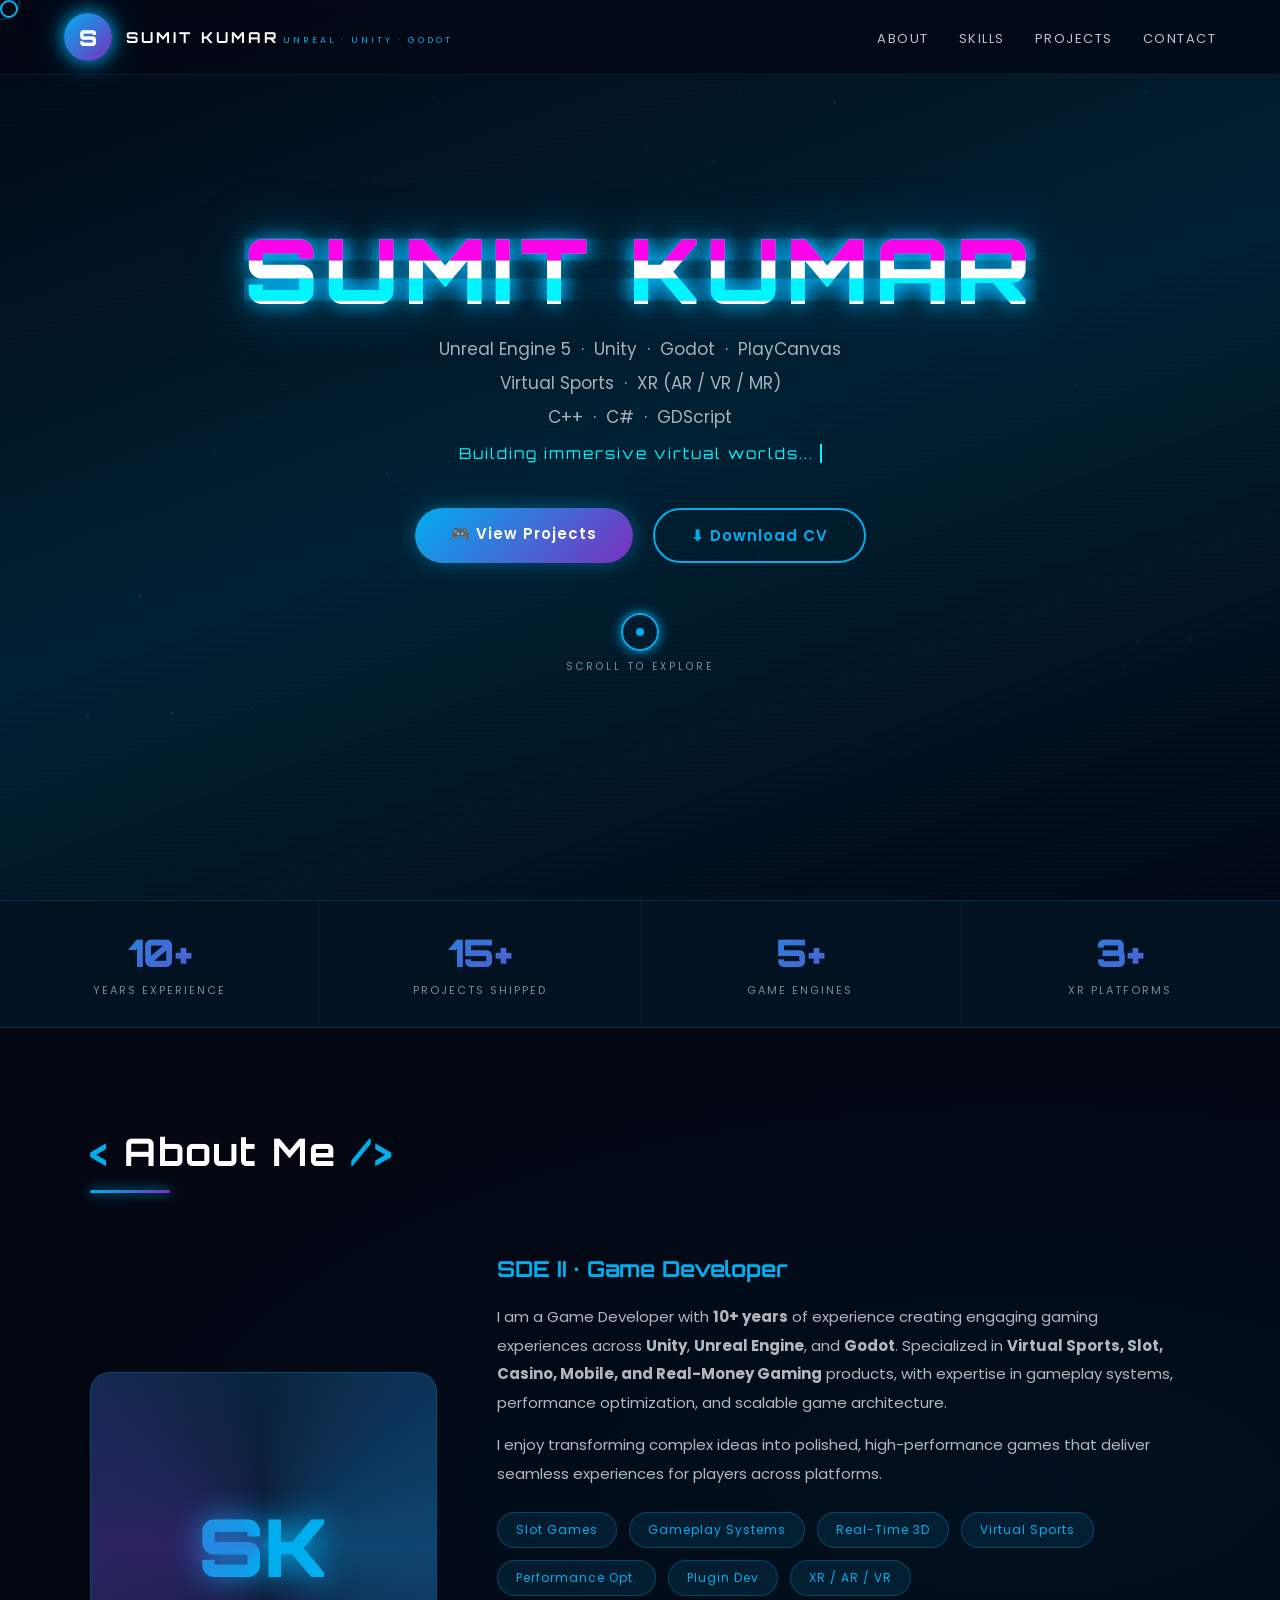
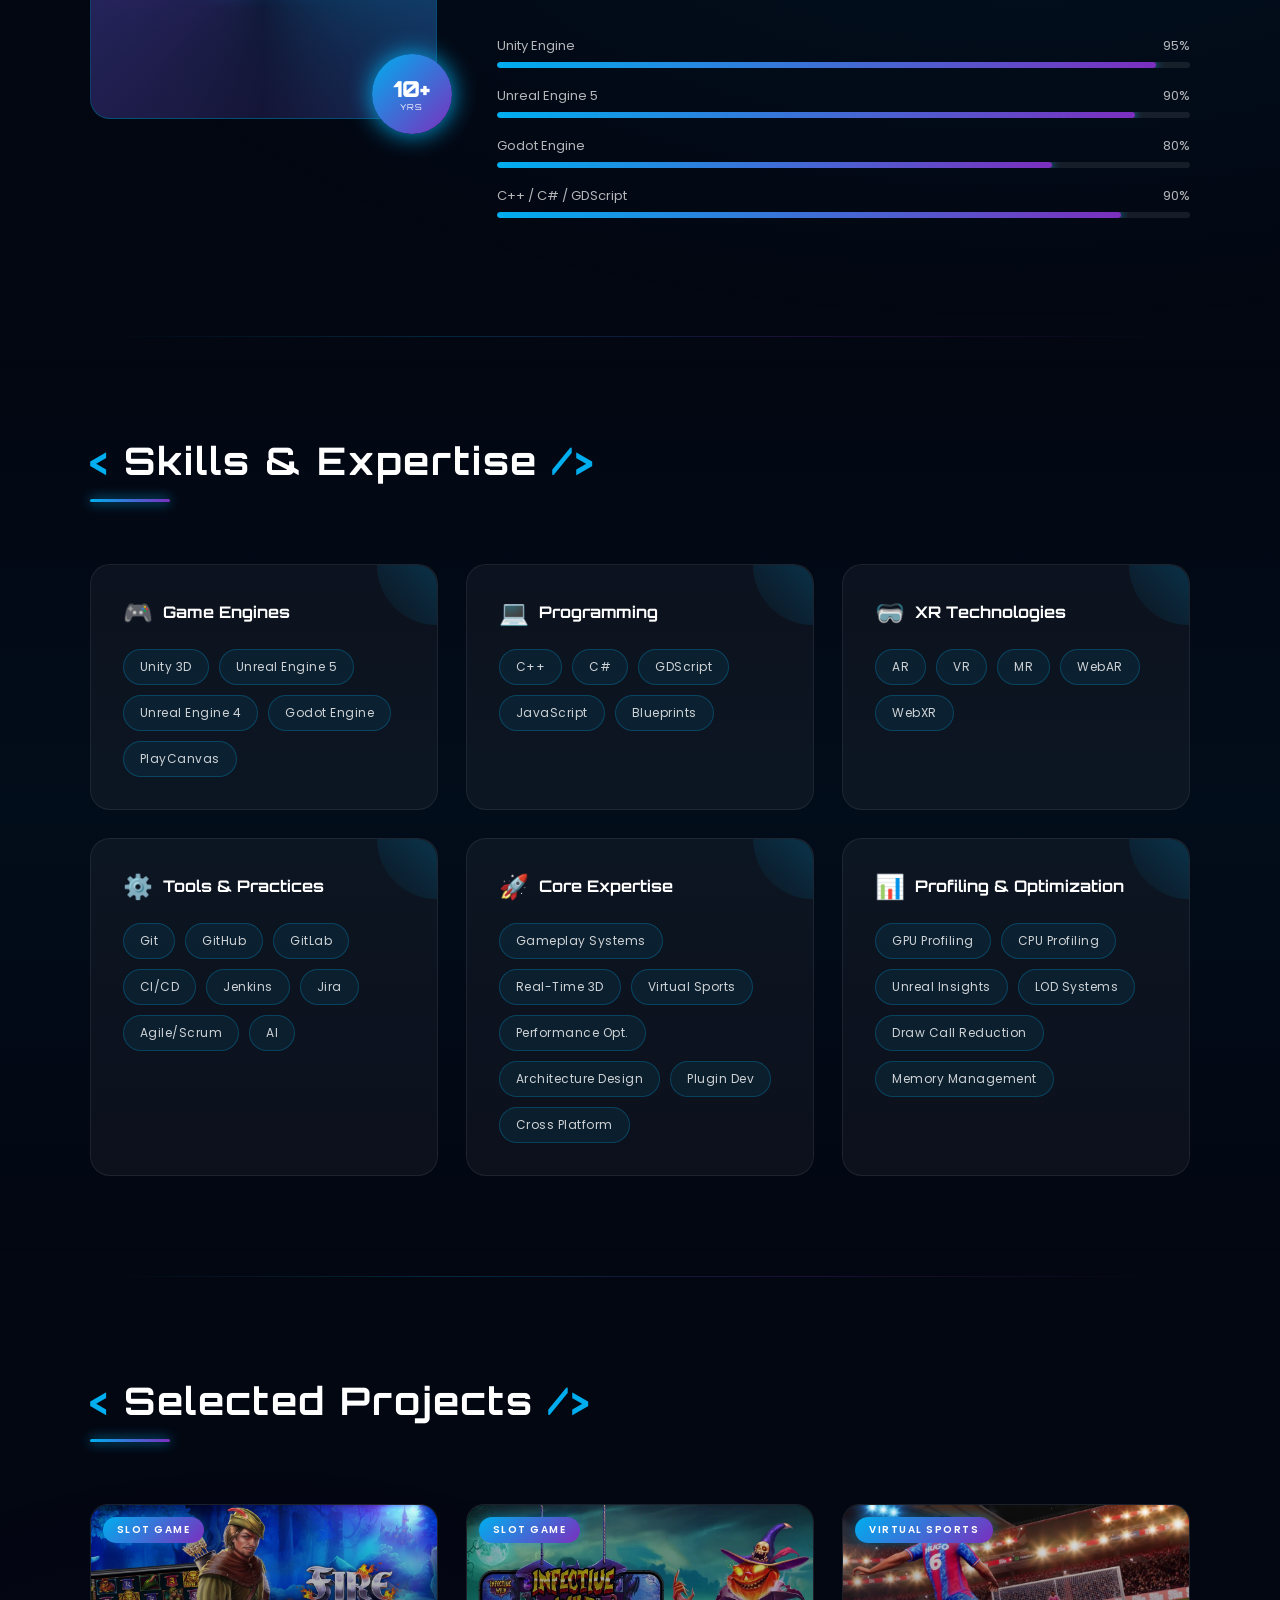
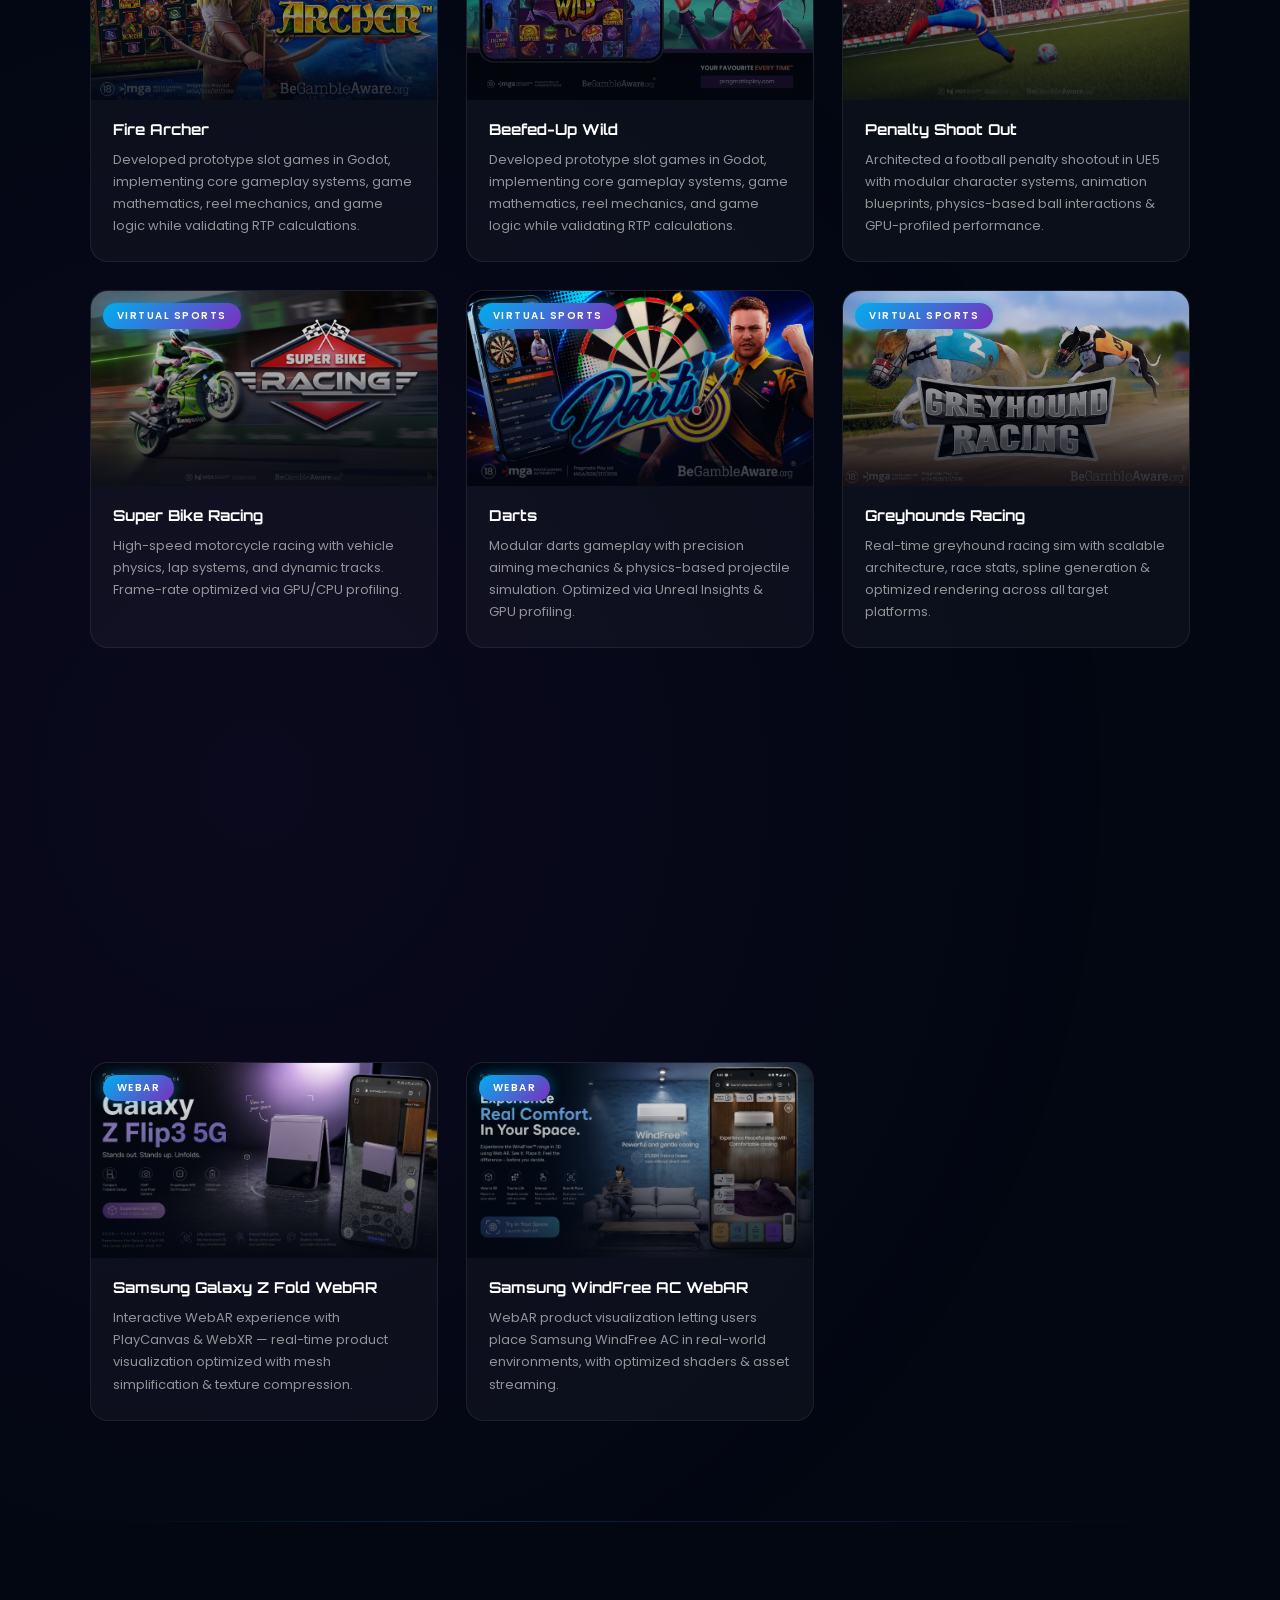
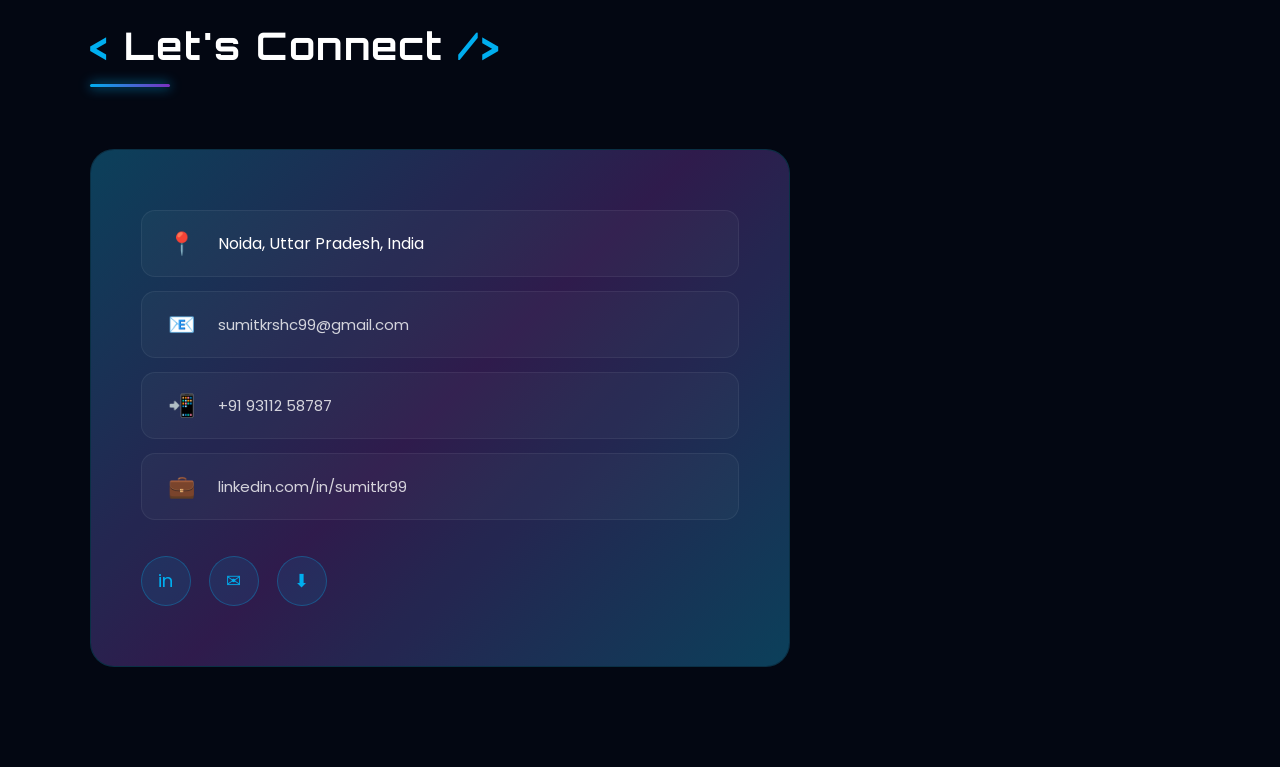
<file: index.html>
<!DOCTYPE html>
<html lang="en">

<head>
  <meta charset="UTF-8" />
  <meta name="viewport" content="width=device-width,initial-scale=1" />
  <title>Sumit Kumar | Senior Real-Time 3D Engineer</title>
  <link rel="preconnect" href="https://fonts.googleapis.com" />
  <link
    href="https://fonts.googleapis.com/css2?family=Orbitron:wght@400;700;900&family=Poppins:wght@300;400;500;700&display=swap"
    rel="stylesheet" />
  <link rel="stylesheet" href="style.css" />
</head>

<body>

  <!-- CUSTOM CURSOR -->
  <div class="cursor" id="cursor"></div>
  <div class="cursor-follower" id="cursorFollower"></div>

  <!-- PARTICLE CANVAS -->
  <canvas id="particles"></canvas>

  <!-- NAV -->
  <nav>
    <div class="logo">
      <div class="logo-circle">S</div>
      <div class="logo-text">
        <span class="name">SUMIT KUMAR</span>
        <span class="designation">UNREAL · UNITY · GODOT</span>
      </div>
    </div>
    <ul>
      <li><a href="#about">About</a></li>
      <li><a href="#skills">Skills</a></li>
      <li><a href="#projects">Projects</a></li>
      <li><a href="#contact">Contact</a></li>
    </ul>
  </nav>

  <!-- HERO -->
  <header class="hero">
    <video class="hero-video" autoplay muted loop playsinline>
      <source src="assets/videos/profile.mp4" type="video/mp4" />
    </video>
    <div class="hero-overlay"></div>
    <div class="hero-scanlines"></div>
    <div class="hero-content">
      <div class="glitch-wrap">
        <h1 data-text="SUMIT KUMAR">SUMIT KUMAR</h1>
      </div>
      <!-- <p class="hero-subtitle">Senior Real-Time 3D Engineer</p> -->
      <p class="hero-desc">
        Unreal Engine 5 &nbsp;·&nbsp; Unity &nbsp;·&nbsp; Godot &nbsp;·&nbsp; PlayCanvas<br />
        Virtual Sports &nbsp;·&nbsp; XR (AR / VR / MR)<br />
        C++ &nbsp;·&nbsp; C# &nbsp;·&nbsp; GDScript
      </p>
      <div class="typewriter"><span id="tw"></span><span class="cursor-blink">&nbsp;</span></div>
      <div class="hero-buttons">
        <a href="#projects" class="btn btn-primary">🎮 View Projects</a>
        <a href="cv/Sumit_Kumar_CV.pdf" class="btn btn-outline" download>⬇ Download CV</a>
      </div>
      <a href="#about" class="scroll-indicator">
        <div class="scroll-ring"></div>
        <span>Scroll to Explore</span>
      </a>
    </div>
  </header>

  <!-- STATS -->
  <div class="stats-bar">
    <div class="stat-item reveal">
      <div class="stat-number" data-target="10">0</div>
      <div class="stat-label">Years Experience</div>
    </div>
    <div class="stat-item reveal reveal-delay-1">
      <div class="stat-number" data-target="15">0</div>
      <div class="stat-label">Projects Shipped</div>
    </div>
    <div class="stat-item reveal reveal-delay-2">
      <div class="stat-number" data-target="5">0</div>
      <div class="stat-label">Game Engines</div>
    </div>
    <div class="stat-item reveal reveal-delay-3">
      <div class="stat-number" data-target="3">0</div>
      <div class="stat-label">XR Platforms</div>
    </div>
  </div>

  <!-- ABOUT -->
  <section id="about">
    <h2 class="section-heading reveal"><span class="accent"><</span> About Me <span class="accent">/></span></h2>
    <div class="about-grid">
      <div class="about-avatar-wrap reveal">
        <div class="about-avatar">SK</div>
        <div class="about-exp-badge">
          <span class="num">10+</span>
          <span class="lbl">YRS</span>
        </div>
      </div>
      <div class="about-text reveal reveal-delay-1">
        <h3>SDE II · Game Developer</h3>
        <p>I am a Game Developer with <strong>10+ years</strong> of experience creating engaging gaming experiences
          across <strong>Unity</strong>,
          <strong>Unreal Engine</strong>, and <strong>Godot</strong>. Specialized in <strong>Virtual Sports, Slot, Casino,
            Mobile, and Real-Money Gaming</strong> products, with
          expertise in gameplay systems, performance optimization, and scalable game architecture.
        </p>
        <p style="margin-top:14px;">I enjoy transforming complex ideas into polished, high-performance games that
          deliver seamless experiences for players across platforms.</p>
        <div class="about-tags">
          <span class="about-tag">Slot Games</span>
          <span class="about-tag">Gameplay Systems</span>
          <span class="about-tag">Real-Time 3D</span>
          <span class="about-tag">Virtual Sports</span>
          <span class="about-tag">Performance Opt.</span>
          <span class="about-tag">Plugin Dev</span>
          <span class="about-tag">XR / AR / VR</span>
        </div>
        <div class="engine-bars" id="engineBars">
          <div class="bar-row">
            <div class="bar-label"><span>Unity Engine</span><span>95%</span></div>
            <div class="bar-track">
              <div class="bar-fill" data-pct="95"></div>
            </div>
          </div>
          <div class="bar-row">
            <div class="bar-label"><span>Unreal Engine 5</span><span>90%</span></div>
            <div class="bar-track">
              <div class="bar-fill" data-pct="92"></div>
            </div>
          </div>
          <div class="bar-row">
            <div class="bar-label"><span>Godot Engine</span><span>80%</span></div>
            <div class="bar-track">
              <div class="bar-fill" data-pct="80"></div>
            </div>
          </div>
          <div class="bar-row">
            <div class="bar-label"><span>C++ / C# / GDScript</span><span>90%</span></div>
            <div class="bar-track">
              <div class="bar-fill" data-pct="90"></div>
            </div>
          </div>
        </div>
      </div>
    </div>
  </section>

  <div class="divider"></div>

  <!-- SKILLS -->
  <section id="skills">
    <h2 class="section-heading reveal"><span class="accent"><</span> Skills & Expertise <span class="accent">/></span></h2>
    <div class="skills-grid">
      <div class="skill-card reveal">
        <h3><span class="skill-icon">🎮</span> Game Engines</h3>
        <div class="tags">
          <span>Unity 3D</span><span>Unreal Engine 5</span><span>Unreal Engine 4</span><span>Godot
            Engine</span><span>PlayCanvas</span>
        </div>
      </div>
      <div class="skill-card reveal reveal-delay-1">
        <h3><span class="skill-icon">💻</span> Programming</h3>
        <div class="tags">
          <span>C++</span><span>C#</span><span>GDScript</span><span>JavaScript</span><span>Blueprints</span>
        </div>
      </div>
      <div class="skill-card reveal reveal-delay-2">
        <h3><span class="skill-icon">🥽</span> XR Technologies</h3>
        <div class="tags">
          <span>AR</span><span>VR</span><span>MR</span><span>WebAR</span><span>WebXR</span>
        </div>
      </div>
      <div class="skill-card reveal reveal-delay-1">
        <h3><span class="skill-icon">⚙️</span> Tools & Practices</h3>
        <div class="tags">
          <span>Git</span><span>GitHub</span><span>GitLab</span><span>CI/CD</span><span>Jenkins</span><span>Jira</span><span>Agile/Scrum</span><span>AI</span>
        </div>
      </div>
      <div class="skill-card reveal reveal-delay-2">
        <h3><span class="skill-icon">🚀</span> Core Expertise</h3>
        <div class="tags">
          <span>Gameplay Systems</span><span>Real-Time 3D</span><span>Virtual Sports</span><span>Performance
            Opt.</span><span>Architecture Design</span><span>Plugin Dev</span><span>Cross Platform</span>
        </div>
      </div>
      <div class="skill-card reveal reveal-delay-3">
        <h3><span class="skill-icon">📊</span> Profiling & Optimization</h3>
        <div class="tags">
          <span>GPU Profiling</span><span>CPU Profiling</span><span>Unreal Insights</span><span>LOD
            Systems</span><span>Draw Call Reduction</span><span>Memory Management</span>
        </div>
      </div>
    </div>
  </section>

  <div class="divider"></div>

  <!-- PROJECTS -->
  <section id="projects">
    <h2 class="section-heading reveal"><span class="accent"><</span> Selected Projects <span class="accent">/></span></h2>
    <div class="projects-grid">

      <article class="card reveal">
        <div class="card-img-wrap">
          <img src="assets/images/fire-archer.jpg" alt="Fire Archer" />
          <div class="card-img-overlay"></div>
          <span class="badge">Slot Game</span>
        </div>
        <div class="pad">
          <h3>Fire Archer</h3>
          <p>Developed prototype slot games in Godot, implementing core gameplay systems, game mathematics, reel mechanics, and game logic while validating RTP calculations.</p>
        </div>
        <div class="card-hover-bar"></div>
      </article>

      <article class="card reveal">
        <div class="card-img-wrap">
          <img src="assets/images/infective-wild.jpg" alt="Beefed-Up Wild" />
          <div class="card-img-overlay"></div>
          <span class="badge">Slot Game</span>
        </div>
        <div class="pad">
          <h3>Beefed-Up Wild</h3>
          <p>Developed prototype slot games in Godot, implementing core gameplay systems, game mathematics, reel mechanics, and game logic while validating RTP calculations.</p>
        </div>
        <div class="card-hover-bar"></div>
      </article>

      <article class="card reveal">
        <div class="card-img-wrap">
          <img src="assets/images/penalty-shootout.jpg" alt="Penalty Shoot Out" />
          <div class="card-img-overlay"></div>
          <span class="badge">Virtual Sports</span>
        </div>
        <div class="pad">
          <h3>Penalty Shoot Out</h3>
          <p>Architected a football penalty shootout in UE5 with modular character systems, animation blueprints,
            physics-based ball interactions & GPU-profiled performance.</p>
        </div>
        <div class="card-hover-bar"></div>
      </article>

      <article class="card reveal reveal-delay-1">
        <div class="card-img-wrap">
          <img src="assets/images/superbike.jpg" alt="Super Bike Racing" />
          <div class="card-img-overlay"></div>
          <span class="badge">Virtual Sports</span>
        </div>
        <div class="pad">
          <h3>Super Bike Racing</h3>
          <p>High-speed motorcycle racing with vehicle physics, lap systems, and dynamic tracks. Frame-rate optimized
            via GPU/CPU profiling.</p>
        </div>
        <div class="card-hover-bar"></div>
      </article>

      <article class="card reveal reveal-delay-2">
        <div class="card-img-wrap">
          <img src="assets/images/darts.jpg" alt="Darts" />
          <div class="card-img-overlay"></div>
          <span class="badge">Virtual Sports</span>
        </div>
        <div class="pad">
          <h3>Darts</h3>
          <p>Modular darts gameplay with precision aiming mechanics & physics-based projectile simulation. Optimized via
            Unreal Insights & GPU profiling.</p>
        </div>
        <div class="card-hover-bar"></div>
      </article>

      <article class="card reveal">
        <div class="card-img-wrap">
          <img src="assets/images/greyhounds.jpg" alt="Greyhounds Racing" />
          <div class="card-img-overlay"></div>
          <span class="badge">Virtual Sports</span>
        </div>
        <div class="pad">
          <h3>Greyhounds Racing</h3>
          <p>Real-time greyhound racing sim with scalable architecture, race stats, spline generation & optimized
            rendering across all target platforms.</p>
        </div>
        <div class="card-hover-bar"></div>
      </article>

      <article class="card reveal reveal-delay-1">
        <div class="card-img-wrap">
          <img src="assets/images/horse-racing.jpg" alt="Horse Racing" />
          <div class="card-img-overlay"></div>
          <span class="badge">Virtual Sports</span>
        </div>
        <div class="pad">
          <h3>Horse Racing</h3>
          <p>Horse racing sim with animation blueprints, race logic, dynamic environments & smooth cross-platform
            performance.</p>
        </div>
        <div class="card-hover-bar"></div>
      </article>

      <article class="card reveal reveal-delay-2">
        <div class="card-img-wrap">
          <img src="assets/images/fantastic-league.jpg" alt="Fantastic League" />
          <div class="card-img-overlay"></div>
          <span class="badge">Virtual Sports</span>
        </div>
        <div class="pad">
          <h3>Fantastic League</h3>
          <p>Fantasy football platform with live match simulations, player stats, team management & async backend-driven
            game logic.</p>
        </div>
        <div class="card-hover-bar"></div>
      </article>

      <article class="card reveal reveal-delay-1">
        <div class="card-img-wrap">
          <img src="assets/images/steeplechase.jpg" alt="Steeplechase" />
          <div class="card-img-overlay"></div>
          <span class="badge">Virtual Sports</span>
        </div>
        <div class="pad">
          <h3>Steeplechase</h3>
          <p>Horse steeplechase with obstacle interaction, animation state machines & time-driven mechanics with GPU/CPU
            optimized rendering.</p>
        </div>
        <div class="card-hover-bar"></div>
      </article>

      <article class="card reveal reveal-delay-2">
        <div class="card-img-wrap">
          <img src="assets/images/samsung-zfold.jpg" alt="Samsung Galaxy Z Fold WebAR" />
          <div class="card-img-overlay"></div>
          <span class="badge">WebAR</span>
        </div>
        <div class="pad">
          <h3>Samsung Galaxy Z Fold WebAR</h3>
          <p>Interactive WebAR experience with PlayCanvas & WebXR — real-time product visualization optimized with mesh
            simplification & texture compression.</p>
        </div>
        <div class="card-hover-bar"></div>
      </article>

      <article class="card reveal reveal-delay-3">
        <div class="card-img-wrap">
          <img src="assets/images/samsung-windfree.jpg" alt="Samsung WindFree AC WebAR" />
          <div class="card-img-overlay"></div>
          <span class="badge">WebAR</span>
        </div>
        <div class="pad">
          <h3>Samsung WindFree AC WebAR</h3>
          <p>WebAR product visualization letting users place Samsung WindFree AC in real-world environments, with
            optimized shaders & asset streaming.</p>
        </div>
        <div class="card-hover-bar"></div>
      </article>

    </div>
  </section>

  <div class="divider"></div>

  <!-- CONTACT -->
  <section id="contact">
    <h2 class="section-heading reveal"><span class="accent"><</span> Let's Connect <span class="accent">/></span></h2>
    <div class="contact-wrap reveal">
      <div class="contact-item">
        <span class="contact-icon">📍</span>
        <span>Noida, Uttar Pradesh, India</span>
      </div>
      <div class="contact-item">
        <span class="contact-icon">📧</span>
        <a href="mailto:sumitkrshc99@gmail.com">sumitkrshc99@gmail.com</a>
      </div>
      <div class="contact-item">
        <span class="contact-icon">📲</span>
        <a href="tel:+919311258787">+91 93112 58787</a>
      </div>
      <div class="contact-item">
        <span class="contact-icon">💼</span>
        <a href="https://www.linkedin.com/in/sumitkr99/" target="_blank" rel="noopener">linkedin.com/in/sumitkr99</a>
      </div>
      <div class="contact-social">
        <a href="https://www.linkedin.com/in/sumitkr99/" target="_blank" class="social-btn" title="LinkedIn">in</a>
        <a href="mailto:sumitkrshc99@gmail.com" class="social-btn" title="Email">✉</a>
        <a href="cv/Sumit_Kumar_CV.pdf" download class="social-btn" title="Download CV">⬇</a>
      </div>
    </div>
  </section>

  <button id="backToTop" title="Back to top">↑</button>

  <script src="script.js"></script>
</body>

</html>
</file>
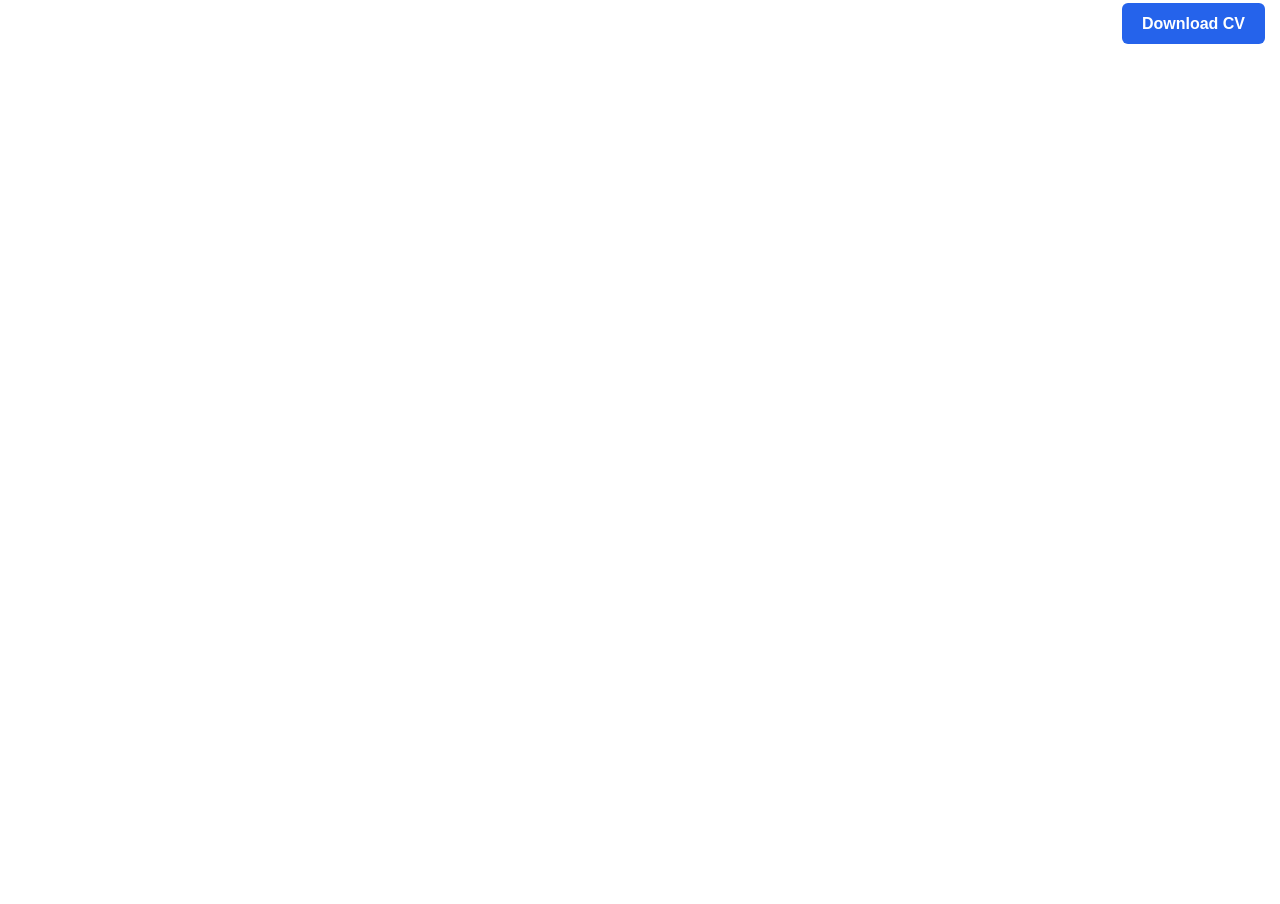
<file: cv/index.html>
<!DOCTYPE html>
<html lang="en">
<head>
<meta charset="UTF-8">
<meta name="viewport" content="width=device-width, initial-scale=1.0">
<title>My Resume</title>

<style>
html, body {
    margin: 0;
    height: 100%;
    overflow: hidden;
    font-family: Arial, sans-serif;
}

.topbar {
    position: fixed;
    top: 15px;
    right: 15px;
    z-index: 1000;
}

.download-btn {
    background: #2563eb;
    color: white;
    padding: 12px 20px;
    text-decoration: none;
    border-radius: 6px;
    font-weight: bold;
}

.download-btn:hover {
    background: #1d4ed8;
}

.pdf-viewer {
    width: 100%;
    height: 100vh;
    border: none;
}
</style>
</head>
<body>

<div class="topbar">
    <a class="download-btn" href="Sumit_Kumar_CV.pdf" download>
        Download CV
    </a>
</div>

<iframe
    class="pdf-viewer"
    src="Sumit_Kumar_CV.pdf">
</iframe>

</body>
</html>
</file>
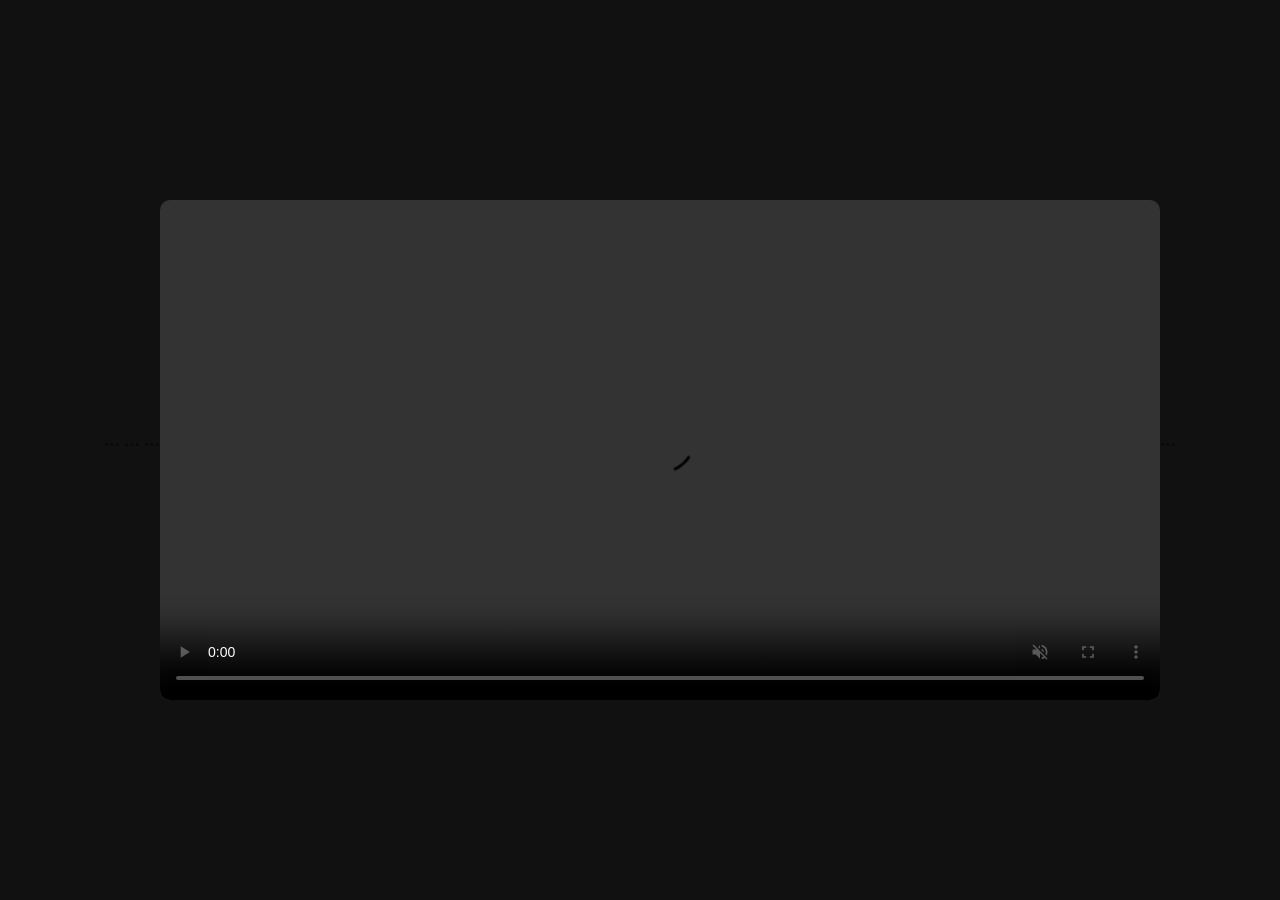
<file: video/index.html>
<!DOCTYPE html>

<html lang="en">
<head>
    <meta charset="UTF-8">
    <meta name="viewport" content="width=device-width, initial-scale=1.0">

```
<title>Video Player</title>

<style>
    body {
        margin: 0;
        min-height: 100vh;

        display: flex;
        justify-content: center;
        align-items: center;

        background: #111;
    }

    video {
        width: 90%;
        max-width: 1000px;
        height: auto;

        border-radius: 10px;
    }
</style>
```

</head>

<body>

```
<video controls autoplay muted loop playsinline>
    <source src="video_web.mp4" type="video/mp4">

    Your browser does not support the video tag.
</video>
```

</body>
</html>
</file>
<file: style.css>
/* ── RESET ── */
*, *::before, *::after { box-sizing: border-box; margin: 0; padding: 0; }

:root {
  --cyan: #00AEEF;
  --cyan2: #00f5ff;
  --purple: #7B2FBE;
  --dark: #030712;
  --card-bg: rgba(255,255,255,0.04);
}

html { scroll-behavior: smooth; }

body {
  background: var(--dark);
  color: #fff;
  font-family: 'Poppins', sans-serif;
  overflow-x: hidden;
}

/* ── CUSTOM SCROLLBAR ── */
::-webkit-scrollbar { width: 6px; }
::-webkit-scrollbar-track { background: #000; }
::-webkit-scrollbar-thumb { background: var(--cyan); border-radius: 3px; }

/* ── PARTICLE CANVAS ── */
#particles { position: fixed; inset: 0; z-index: 0; pointer-events: none; }

/* ── GLITCH CURSOR ── */
.cursor {
  width: 18px; height: 18px;
  border: 2px solid var(--cyan);
  border-radius: 50%;
  position: fixed;
  pointer-events: none;
  z-index: 9999;
  transition: transform .1s, background .2s;
  mix-blend-mode: screen;
}
.cursor-follower {
  width: 40px; height: 40px;
  border: 1px solid rgba(0,174,239,.4);
  border-radius: 50%;
  position: fixed;
  pointer-events: none;
  z-index: 9998;
  transition: transform .25s ease, opacity .3s;
}

/* ── NAV ── */
nav {
  position: fixed; top: 0; left: 0; right: 0;
  height: 75px; padding: 0 5%;
  display: flex; justify-content: space-between; align-items: center;
  background: rgba(3,7,18,.7);
  backdrop-filter: blur(18px);
  border-bottom: 1px solid rgba(0,174,239,.15);
  z-index: 100;
}
.logo { display: flex; align-items: center; gap: 14px; }
.logo-circle {
  width: 48px; height: 48px; border-radius: 50%;
  background: linear-gradient(135deg, var(--cyan), var(--purple));
  display: flex; align-items: center; justify-content: center;
  font-family: 'Orbitron', sans-serif;
  font-size: 22px; font-weight: 900; color: #fff;
  box-shadow: 0 0 18px var(--cyan), 0 0 40px rgba(0,174,239,.35);
  animation: pulse-logo 3s ease-in-out infinite;
}
@keyframes pulse-logo {
  0%,100% { box-shadow: 0 0 18px var(--cyan), 0 0 40px rgba(0,174,239,.35); }
  50% { box-shadow: 0 0 30px var(--cyan2), 0 0 70px rgba(0,245,255,.5); }
}
.logo-text .name {
  font-family: 'Orbitron', sans-serif;
  font-size: 15px; font-weight: 700;
  letter-spacing: 3px; color: #fff;
}
.logo-text .designation {
  font-size: 9px; letter-spacing: 3px;
  color: var(--cyan); text-transform: uppercase;
}
nav ul { display: flex; gap: 30px; list-style: none; }
nav ul a {
  color: rgba(255,255,255,.75);
  font-size: 13px; letter-spacing: 1.5px;
  text-transform: uppercase; text-decoration: none;
  position: relative; transition: color .3s;
}
nav ul a::after {
  content: ''; position: absolute; bottom: -4px; left: 0;
  width: 0; height: 2px;
  background: linear-gradient(90deg, var(--cyan), var(--purple));
  transition: width .3s;
}
nav ul a:hover { color: var(--cyan2); }
nav ul a:hover::after { width: 100%; }

/* ── HERO ── */
.hero {
  min-height: 100vh;
  position: relative;
  display: flex; align-items: center; justify-content: center;
  text-align: center;
  overflow: hidden;
}
.hero-video {
  position: absolute; inset: 0;
  width: 100%; height: 100%; object-fit: cover;
}
.hero-overlay {
  position: absolute; inset: 0;
  background: linear-gradient(160deg,
    rgba(3,7,18,.88) 0%,
    rgba(0,40,60,.75) 50%,
    rgba(3,7,18,.95) 100%);
}
.hero-scanlines {
  position: absolute; inset: 0;
  background: repeating-linear-gradient(
    0deg,
    transparent,
    transparent 2px,
    rgba(0,174,239,.025) 2px,
    rgba(0,174,239,.025) 4px);
  pointer-events: none; z-index: 1;
}
.hero-content {
  position: relative; z-index: 2;
  padding: 0 20px;
}

/* GLITCH TITLE */
.glitch-wrap {
  position: relative; display: inline-block;
}
.hero h1 {
  font-family: 'Orbitron', sans-serif;
  font-size: clamp(40px, 7vw, 90px);
  font-weight: 900; letter-spacing: 6px;
  color: #fff; line-height: 1;
  text-shadow: 0 0 20px var(--cyan), 0 0 60px rgba(0,174,239,.4);
  animation: glitch-skew 8s infinite linear alternate-reverse;
}
.hero h1::before, .hero h1::after {
  content: attr(data-text);
  position: absolute; top: 0; left: 0; right: 0;
}
.hero h1::before {
  color: #ff00ea;
  animation: glitch1 4s infinite;
  clip-path: polygon(0 15%,100% 15%,100% 40%,0 40%);
}
.hero h1::after {
  color: #00f5ff;
  animation: glitch2 4s infinite;
  clip-path: polygon(0 60%,100% 60%,100% 85%,0 85%);
}
@keyframes glitch1 {
  0%,95%,100%{ transform: translate(0); opacity: 0; }
  96%{ transform: translate(-4px,2px); opacity: .7; }
  98%{ transform: translate(4px,-2px); opacity: .7; }
}
@keyframes glitch2 {
  0%,93%,100%{ transform: translate(0); opacity: 0; }
  94%{ transform: translate(4px,3px); opacity: .6; }
  97%{ transform: translate(-3px,-1px); opacity: .6; }
}
@keyframes glitch-skew {
  0%,95%{ transform: skewX(0); }
  96%{ transform: skewX(-2deg); }
  98%{ transform: skewX(2deg); }
  100%{ transform: skewX(0); }
}

.hero-subtitle {
  font-family: 'Orbitron', sans-serif;
  font-size: clamp(14px, 2.5vw, 22px);
  color: var(--cyan);
  letter-spacing: 4px;
  margin-top: 16px;
  animation: fade-up .9s ease .3s both;
}
.hero-desc {
  font-size: clamp(13px, 1.6vw, 17px);
  color: rgba(255,255,255,.65);
  margin-top: 18px;
  line-height: 2;
  animation: fade-up .9s ease .5s both;
}
.typewriter {
  font-family: 'Orbitron', sans-serif;
  font-size: clamp(12px,1.4vw,15px);
  color: var(--cyan2);
  letter-spacing: 2px;
  margin-top: 10px;
  min-height: 24px;
  animation: fade-up .9s ease .7s both;
}
.typewriter .cursor-blink {
  border-right: 2px solid var(--cyan2);
  animation: blink .6s step-end infinite;
}
@keyframes blink { 50% { border-color: transparent; } }

.hero-buttons {
  display: flex; justify-content: center; gap: 20px; flex-wrap: wrap;
  margin-top: 40px;
  animation: fade-up .9s ease .9s both;
}
.btn {
  padding: 14px 36px; border-radius: 50px;
  font-size: 15px; font-weight: 600; letter-spacing: 1px;
  text-decoration: none; display: inline-block;
  position: relative; overflow: hidden;
  transition: transform .3s, box-shadow .3s;
}
.btn-primary {
  background: linear-gradient(135deg, var(--cyan), var(--purple));
  color: #fff;
  box-shadow: 0 0 20px rgba(0,174,239,.4);
}
.btn-primary:hover {
  transform: translateY(-4px);
  box-shadow: 0 0 40px var(--cyan), 0 8px 30px rgba(0,174,239,.4);
}
.btn-outline {
  background: transparent;
  border: 2px solid var(--cyan);
  color: var(--cyan);
}
.btn-outline:hover {
  background: var(--cyan);
  color: #000;
  transform: translateY(-4px);
  box-shadow: 0 0 30px var(--cyan);
}
.btn::before {
  content: '';
  position: absolute; top: 0; left: -100%;
  width: 100%; height: 100%;
  background: linear-gradient(90deg,transparent,rgba(255,255,255,.2),transparent);
  transition: left .6s;
}
.btn:hover::before { left: 100%; }

/* SCROLL INDICATOR */
.scroll-indicator {
  margin-top: 50px;
  display: flex; flex-direction: column; align-items: center;
  color: rgba(255,255,255,.5);
  animation: float 2.5s ease-in-out infinite;
  text-decoration: none;
}
.scroll-ring {
  width: 38px; height: 38px; border-radius: 50%;
  border: 2px solid var(--cyan);
  display: flex; align-items: center; justify-content: center;
  box-shadow: 0 0 12px var(--cyan);
}
.scroll-ring::after {
  content: '';
  width: 8px; height: 8px; border-radius: 50%;
  background: var(--cyan);
  animation: scroll-dot 2s ease-in-out infinite;
}
@keyframes scroll-dot {
  0%,100% { transform: translateY(-6px); opacity: 0; }
  50% { transform: translateY(6px); opacity: 1; }
}
.scroll-indicator span {
  font-size: 10px; letter-spacing: 3px;
  text-transform: uppercase; margin-top: 8px;
}
@keyframes float {
  0%,100% { transform: translateY(0); }
  50% { transform: translateY(10px); }
}

/* ── STATS BAR ── */
.stats-bar {
  position: relative; z-index: 2;
  background: rgba(0,174,239,.07);
  border-top: 1px solid rgba(0,174,239,.2);
  border-bottom: 1px solid rgba(0,174,239,.2);
  display: flex; justify-content: center; flex-wrap: wrap; gap: 0;
  padding: 0;
}
.stat-item {
  flex: 1; min-width: 150px;
  text-align: center;
  padding: 28px 20px;
  border-right: 1px solid rgba(0,174,239,.12);
  position: relative;
}
.stat-item:last-child { border-right: none; }
.stat-number {
  font-family: 'Orbitron', sans-serif;
  font-size: 38px; font-weight: 900;
  background: linear-gradient(135deg, var(--cyan), var(--purple));
  -webkit-background-clip: text; -webkit-text-fill-color: transparent;
}
.stat-label {
  font-size: 11px; letter-spacing: 2px;
  color: rgba(255,255,255,.5); text-transform: uppercase; margin-top: 6px;
}

/* ── SECTIONS ── */
section {
  padding: 100px 7%;
  position: relative; z-index: 2;
}
.section-heading {
  font-family: 'Orbitron', sans-serif;
  font-size: clamp(22px,3.5vw,38px);
  font-weight: 700; color: #fff;
  text-align: left; margin-bottom: 80px;
  position: relative; letter-spacing: 2px;
}
.section-heading .accent { color: var(--cyan); }
.section-heading::after {
  content: '';
  position: absolute; bottom: -18px; left: 0;
  width: 80px; height: 3px;
  background: linear-gradient(90deg, var(--cyan), var(--purple));
  border-radius: 10px;
  box-shadow: 0 0 12px var(--cyan);
}

/* ── ABOUT ── */
#about { background: radial-gradient(ellipse at 80% 50%, rgba(0,174,239,.06) 0%, transparent 70%); }
.about-grid {
  display: grid;
  grid-template-columns: 1fr 2fr;
  gap: 60px; align-items: center;
}
.about-avatar-wrap {
  position: relative;
}
.about-avatar {
  width: 100%; aspect-ratio: 1;
  border-radius: 20px;
  background: linear-gradient(135deg, rgba(0,174,239,.2), rgba(123,47,190,.2));
  border: 1px solid rgba(0,174,239,.3);
  display: flex; align-items: center; justify-content: center;
  font-family: 'Orbitron', sans-serif;
  font-size: 80px; font-weight: 900;
  color: var(--cyan);
  text-shadow: 0 0 30px var(--cyan);
  position: relative; overflow: hidden;
}
.about-avatar::before {
  content: '';
  position: absolute; top: -50%; left: -50%;
  width: 200%; height: 200%;
  background: conic-gradient(from 0deg, transparent, var(--cyan), transparent, var(--purple), transparent);
  animation: rotate-border 6s linear infinite;
  opacity: .3;
}
@keyframes rotate-border { to { transform: rotate(360deg); } }
.about-exp-badge {
  position: absolute; bottom: -15px; right: -15px;
  width: 80px; height: 80px; border-radius: 50%;
  background: linear-gradient(135deg, var(--cyan), var(--purple));
  display: flex; flex-direction: column;
  align-items: center; justify-content: center;
  font-family: 'Orbitron', sans-serif;
  box-shadow: 0 0 25px var(--cyan);
}
.about-exp-badge .num { font-size: 22px; font-weight: 900; }
.about-exp-badge .lbl { font-size: 8px; letter-spacing: 1px; text-align: center; }
.about-text h3 {
  font-family: 'Orbitron', sans-serif;
  font-size: 22px; color: var(--cyan);
  margin-bottom: 20px;
}
.about-text p {
  color: rgba(255,255,255,.7);
  line-height: 1.9; font-size: 15px;
}
.about-tags { display: flex; flex-wrap: wrap; gap: 12px; margin-top: 24px; }
.about-tag {
  padding: 8px 18px; border-radius: 50px;
  font-size: 12px; letter-spacing: 1px;
  background: rgba(0,174,239,.1);
  border: 1px solid rgba(0,174,239,.3);
  color: var(--cyan);
  transition: .3s;
}
.about-tag:hover {
  background: var(--cyan); color: #000;
  box-shadow: 0 0 18px var(--cyan);
}

/* ── SKILLS ── */
#skills { background: linear-gradient(180deg, transparent, rgba(0,174,239,.04), transparent); }
.skills-grid {
  display: grid;
  grid-template-columns: repeat(auto-fit, minmax(320px,1fr));
  gap: 28px;
}
.skill-card {
  background: var(--card-bg);
  border: 1px solid rgba(255,255,255,.07);
  border-radius: 20px;
  padding: 32px;
  position: relative; overflow: hidden;
  transition: transform .4s, border-color .4s, box-shadow .4s;
}
.skill-card::before {
  content: '';
  position: absolute; inset: 0;
  background: linear-gradient(135deg, rgba(0,174,239,.08), rgba(123,47,190,.08));
  opacity: 0; transition: opacity .4s;
}
.skill-card:hover { transform: translateY(-8px); border-color: var(--cyan); box-shadow: 0 0 40px rgba(0,174,239,.25); }
.skill-card:hover::before { opacity: 1; }
.skill-card h3 {
  font-family: 'Orbitron', sans-serif;
  font-size: 16px; color: #fff; margin-bottom: 22px;
  display: flex; align-items: center; gap: 10px;
}
.skill-icon { font-size: 24px; }
.tags { display: flex; flex-wrap: wrap; gap: 10px; }
.tags span {
  padding: 8px 16px; border-radius: 50px;
  font-size: 12px; letter-spacing: .5px;
  background: rgba(0,174,239,.08);
  border: 1px solid rgba(0,174,239,.25);
  color: rgba(255,255,255,.8);
  transition: .3s; cursor: default;
}
.tags span:hover {
  background: var(--cyan); color: #000;
  transform: scale(1.08);
  box-shadow: 0 0 18px var(--cyan);
}
.skill-card::after {
  content: '';
  position: absolute; top: 0; right: 0;
  width: 60px; height: 60px;
  background: linear-gradient(225deg, rgba(0,174,239,.2), transparent);
  border-radius: 0 20px 0 60px;
}

/* ── PROJECTS ── */
#projects { background: radial-gradient(ellipse at 20% 60%, rgba(123,47,190,.07) 0%, transparent 60%); }
.projects-grid {
  display: grid;
  grid-template-columns: repeat(auto-fill, minmax(300px,1fr));
  gap: 28px;
}
.card {
  background: rgba(255,255,255,.035);
  border: 1px solid rgba(255,255,255,.07);
  border-radius: 18px; overflow: hidden;
  position: relative;
  transition: transform .4s, box-shadow .4s, border-color .4s;
  cursor: pointer;
}
.card:hover { transform: translateY(-10px) scale(1.01); border-color: var(--cyan); box-shadow: 0 20px 60px rgba(0,174,239,.3); }
.card-img-wrap { position: relative; overflow: hidden; aspect-ratio: 16/9; }
.card img {
  width: 100%; height: 100%; object-fit: cover;
  background: #111;
  transition: transform .5s;
  display: block;
}
.card:hover .card-img-wrap img { transform: scale(1.08); }
.card-img-overlay {
  position: absolute; inset: 0;
  background: linear-gradient(to top, rgba(3,7,18,.8), transparent);
}
.badge {
  position: absolute; top: 12px; left: 12px;
  background: linear-gradient(135deg, var(--cyan), var(--purple));
  padding: 5px 14px; border-radius: 50px;
  font-size: 10px; letter-spacing: 1.5px;
  color: #fff; font-weight: 600; text-transform: uppercase;
  box-shadow: 0 0 14px rgba(0,174,239,.5);
}
.pad { padding: 20px 22px 24px; }
.card h3 {
  font-family: 'Orbitron', sans-serif;
  font-size: 15px; color: #fff; margin-bottom: 10px;
}
.card p { font-size: 13px; color: rgba(255,255,255,.55); line-height: 1.7; }
.card-hover-bar {
  position: absolute; bottom: 0; left: 0;
  width: 0; height: 3px;
  background: linear-gradient(90deg, var(--cyan), var(--purple));
  transition: width .4s;
  box-shadow: 0 0 10px var(--cyan);
}
.card:hover .card-hover-bar { width: 100%; }

/* ── CONTACT ── */
/* #contact { text-align: center; } — removed to match left-aligned sections */
.contact-wrap {
  max-width: 700px;
  background: var(--card-bg);
  border: 1px solid rgba(0,174,239,.2);
  border-radius: 24px; padding: 60px 50px;
  position: relative; overflow: hidden;
}
.contact-wrap::before {
  content: '';
  position: absolute; inset: -1px;
  border-radius: 25px;
  background: linear-gradient(135deg, var(--cyan), var(--purple), var(--cyan));
  z-index: -1; opacity: .3;
  animation: border-glow 4s linear infinite;
}
@keyframes border-glow {
  0%,100% { opacity: .2; }
  50% { opacity: .5; }
}
.contact-item {
  display: flex; align-items: center; gap: 16px;
  padding: 16px 20px; margin-bottom: 14px;
  background: rgba(255,255,255,.03);
  border: 1px solid rgba(255,255,255,.06);
  border-radius: 14px;
  transition: .3s;
}
.contact-item:hover { border-color: var(--cyan); background: rgba(0,174,239,.08); }
.contact-icon { font-size: 22px; width: 40px; text-align: center; }
.contact-item a { color: rgba(255,255,255,.8); text-decoration: none; font-size: 15px; transition: color .3s; }
.contact-item a:hover { color: var(--cyan2); }
.contact-social { display: flex; justify-content: flex-start; gap: 18px; margin-top: 36px; }
.social-btn {
  width: 50px; height: 50px; border-radius: 50%;
  background: rgba(0,174,239,.1);
  border: 1px solid rgba(0,174,239,.3);
  display: flex; align-items: center; justify-content: center;
  color: var(--cyan); font-size: 18px;
  text-decoration: none;
  transition: .3s;
}
.social-btn:hover {
  background: var(--cyan); color: #000;
  box-shadow: 0 0 25px var(--cyan);
  transform: translateY(-4px);
}

/* ── BACK TO TOP ── */
#backToTop {
  position: fixed; bottom: 30px; right: 30px;
  width: 52px; height: 52px; border-radius: 50%;
  background: linear-gradient(135deg, var(--cyan), var(--purple));
  border: none; color: #fff; font-size: 22px;
  cursor: pointer; display: none; z-index: 999;
  box-shadow: 0 0 20px rgba(0,174,239,.6);
  transition: .3s;
}
#backToTop:hover { transform: translateY(-4px) scale(1.1); box-shadow: 0 0 35px var(--cyan); }

/* ── FADE-UP ── */
@keyframes fade-up {
  from { opacity: 0; transform: translateY(30px); }
  to   { opacity: 1; transform: translateY(0); }
}
.reveal {
  opacity: 0; transform: translateY(40px);
  transition: opacity .7s ease, transform .7s ease;
}
.reveal.in-view { opacity: 1; transform: none; }
.reveal-delay-1 { transition-delay: .1s; }
.reveal-delay-2 { transition-delay: .2s; }
.reveal-delay-3 { transition-delay: .3s; }
.reveal-delay-4 { transition-delay: .4s; }

/* ── PROGRESS BARS ── */
.engine-bars { margin-top: 40px; }
.bar-row { margin-bottom: 18px; }
.bar-label { display: flex; justify-content: space-between; margin-bottom: 6px; font-size: 13px; color: rgba(255,255,255,.7); }
.bar-track {
  height: 6px; background: rgba(255,255,255,.08); border-radius: 10px; overflow: hidden;
}
.bar-fill {
  height: 100%; width: 0; border-radius: 10px;
  background: linear-gradient(90deg, var(--cyan), var(--purple));
  box-shadow: 0 0 10px var(--cyan);
  transition: width 1.4s cubic-bezier(.4,0,.2,1);
}

/* ── SECTION DIVIDER ── */
.divider {
  height: 1px;
  background: linear-gradient(90deg, transparent, var(--cyan), var(--purple), transparent);
  opacity: .2;
  margin: 0 7%;
}

/* ── MOBILE ── */
@media(max-width: 768px) {
  .about-grid { grid-template-columns: 1fr; }
  nav ul { gap: 16px; }
  nav ul a { font-size: 11px; }
  .stat-item { min-width: 120px; }
  .contact-wrap { padding: 40px 24px; }
}
</file>
